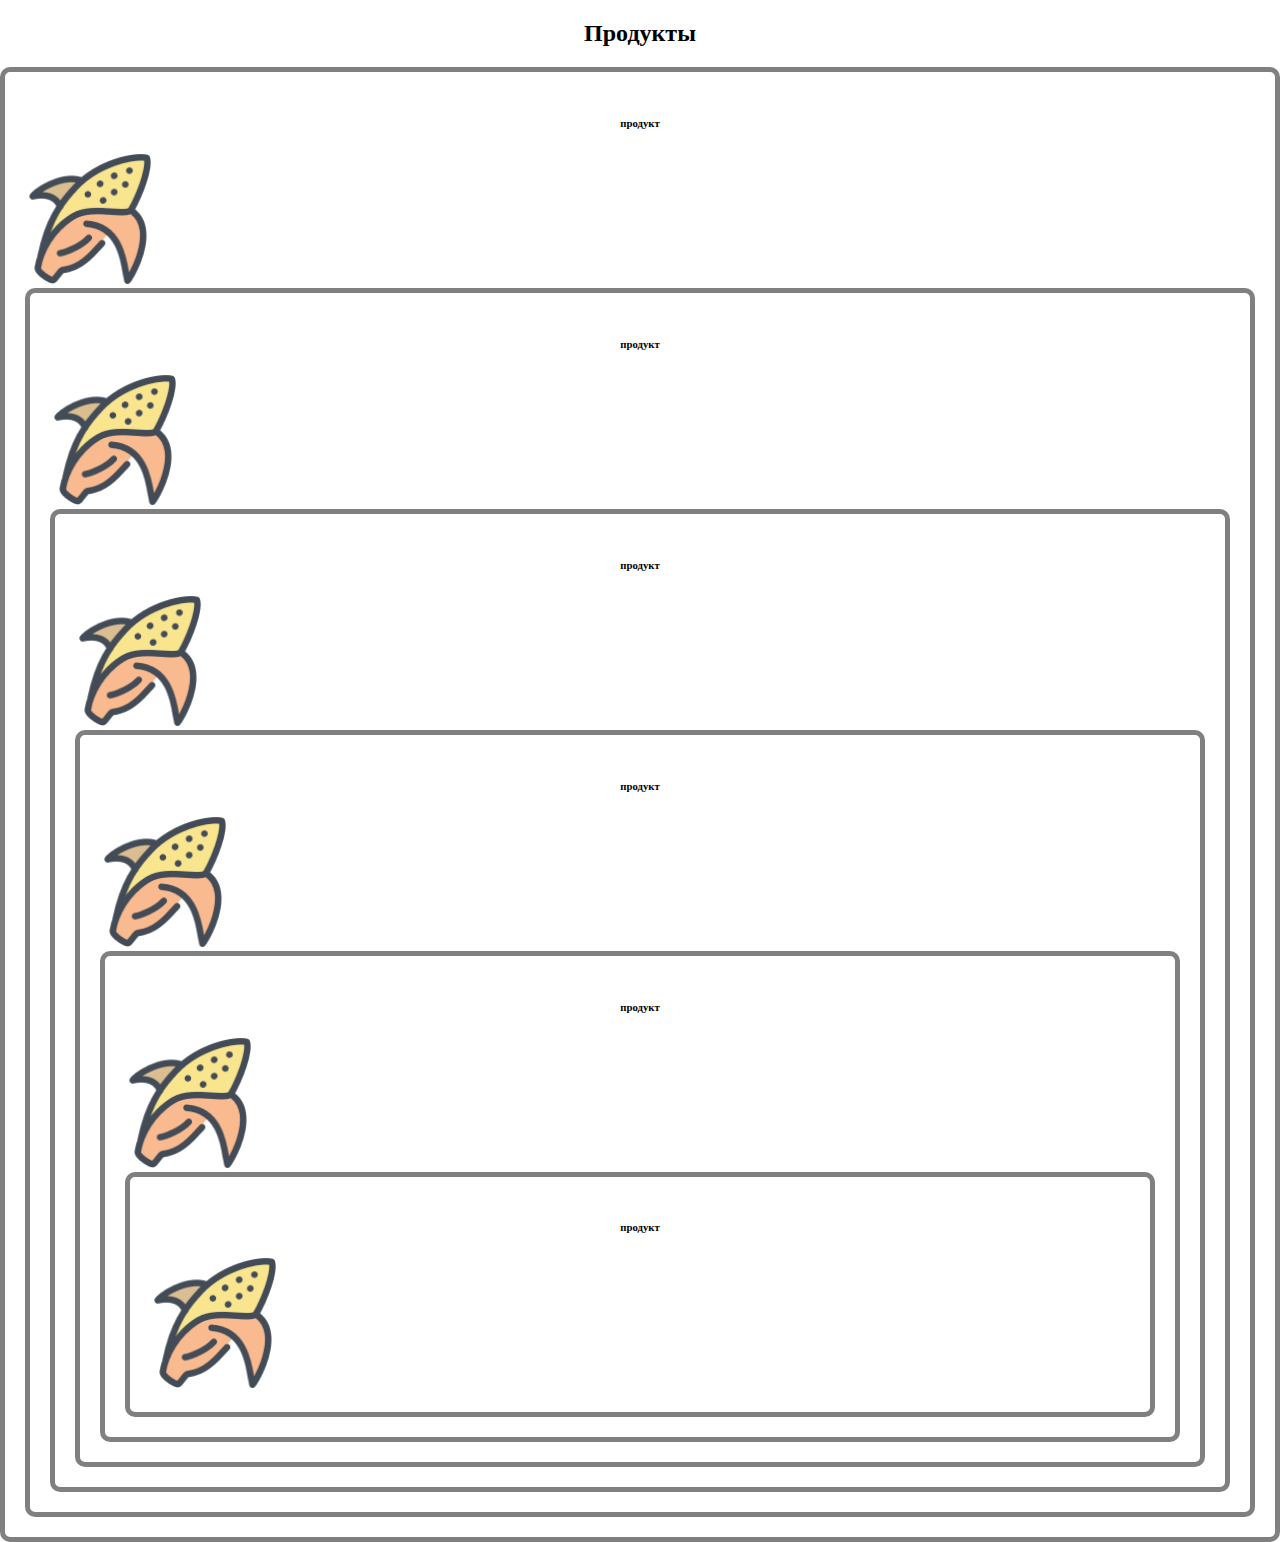
<file: less.html>
<!DOCTYPE html>
<html lang="en">
<head>
    <meta charset="UTF-8">
    <meta name="viewport" content="width=~, initial-scale=1.0">
    <title>Document</title>
    <link rel="stylesheet" href="lessstyle.css">
</head>
<body>
    <main>
        <div id="product">
            <h2 class="invoke">Продукты</h2>
            <div class="product-item">
                <h6 class="invoke">продукт</h6>
                <img src="./Food_C245-128.png" width="130px"
            </div>
            <div class="product-item">
                <h6 class="invoke">продукт</h6>
                <img src="./Food_C245-128.png" width="130px"
            </div>
            <div class="product-item">
                <h6 class="invoke">продукт</h6>
                <img src="./Food_C245-128.png" width="130px"
            </div>
            <div class="product-item">
                <h6 class="invoke">продукт</h6>
                <img src="./Food_C245-128.png" width="130px"
            </div>
            <div class="product-item">
                <h6 class="invoke">продукт</h6>
                <img src="./Food_C245-128.png" width="130px"
            </div>
            <div class="product-item">
                <h6 class="invoke">продукт</h6>
                <img src="./Food_C245-128.png" width="130px"
            </div>
        </div>
    </main>
</body>
</html>
</file>
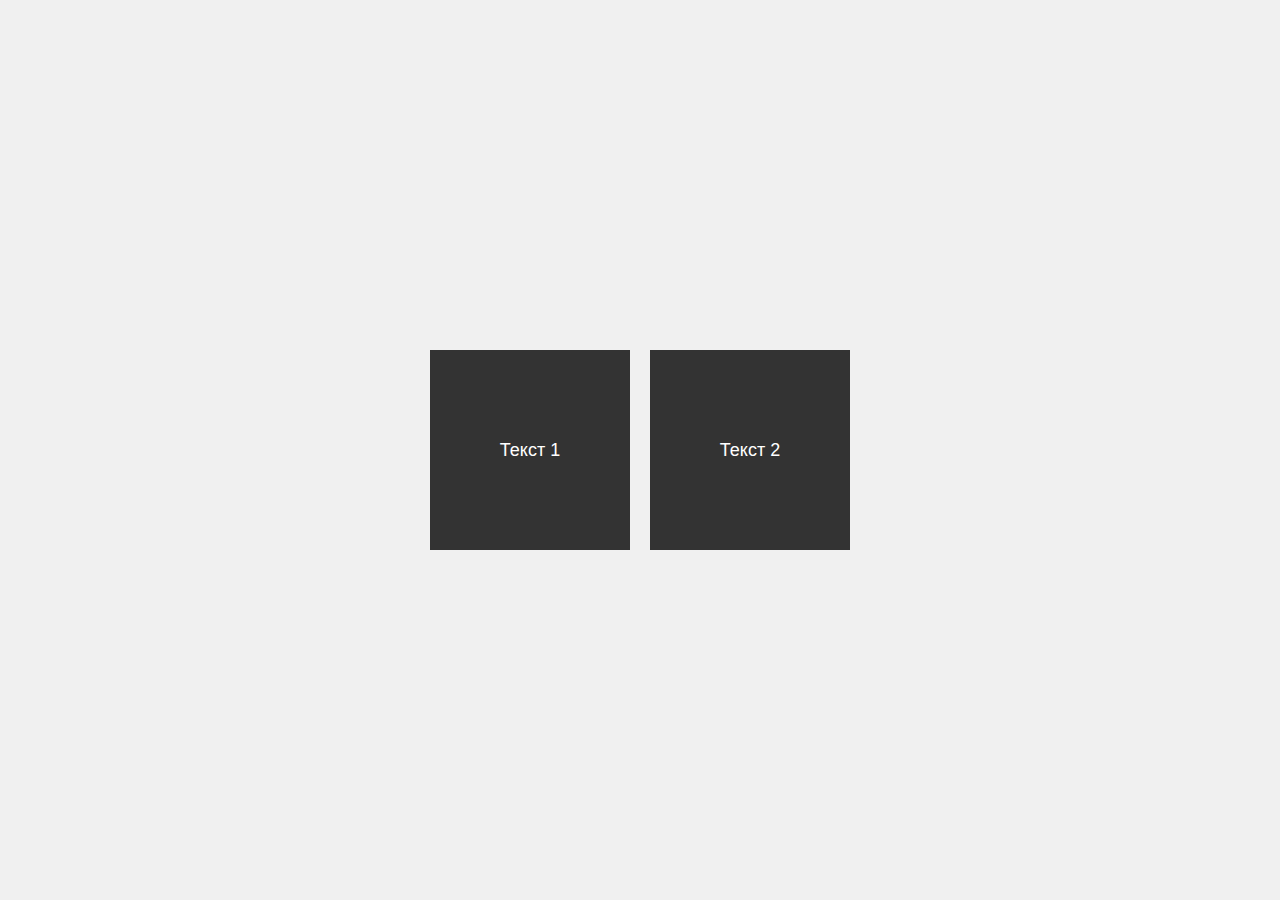
<file: less2.html>
<!DOCTYPE html>
<html lang="en">
<head>
  <meta charset="UTF-8">
  <meta name="viewport" content="width=device-width, initial-scale=1.0">
  <title>Страница аааааа каккккк</title>
  <link rel="stylesheet" href="styless.css">
</head>
<body>
  <div class="container">
    <div class="block" id="block1">
      <div class="content">
        <p>Текст 1</p>
      </div>
    </div>
    <div class="block" id="block2">
      <div class="content">
        <p>Текст 2</p>
      </div>
    </div>
  </div>
</body>
</html>
</file>
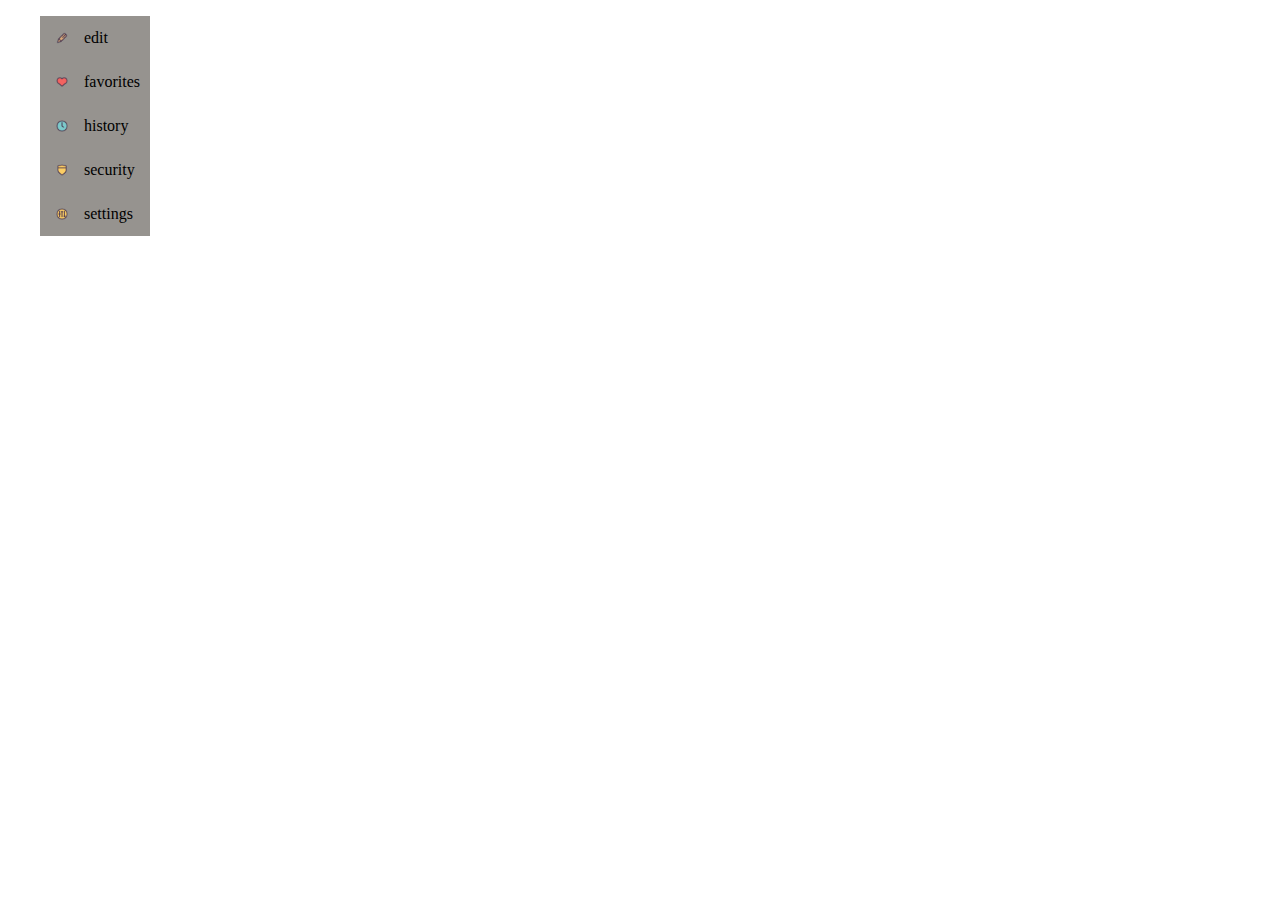
<file: less3.html>
<!DOCTYPE html>
<html lang="en">

<head>
    <meta charset="UTF-8">
    <meta name="viewport" content="width=device-width, initial-scale=1.0">
    <link rel="stylesheet" href="style.css">
    <title></title>
</head>

<body>
    <div class color>

        <div class="menu">
            <ul>
                <li>
                    <img src="edit.png" alt=> edit
                </li>
                <li>
                    <img src="favorites.png" alt=""> favorites
                </li>
                <li>
                    <img src="history.png" alt=""> history
                </li>
                <li>
                    <img src="security.png" alt=""> security
                </li>
                <li>
                    <img src="settings.png" alt=""> settings
                </li>
            </ul>
        </div>
</body>

</html>
</file>
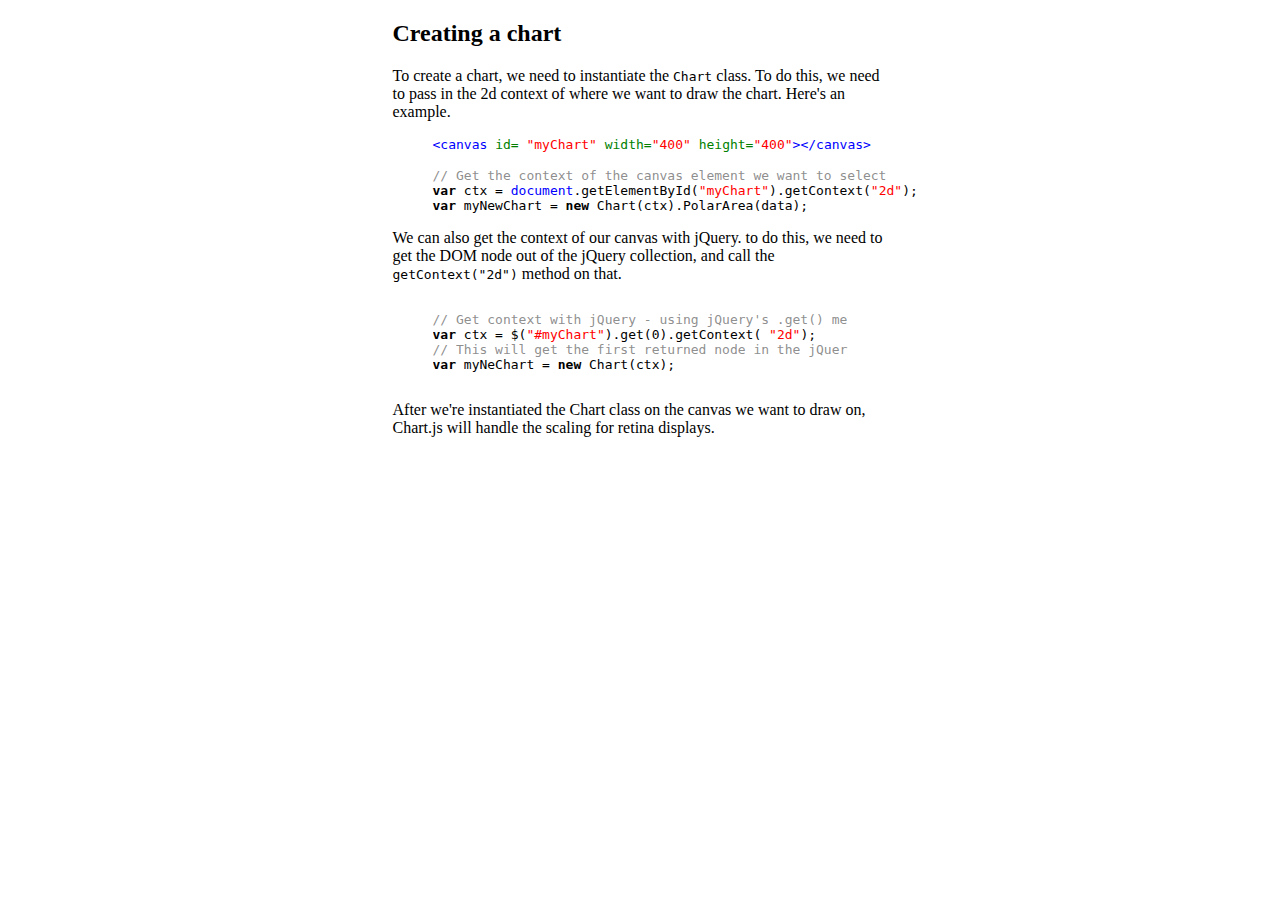
<file: lessind.html>
<!DOCTYPE html>
<html lang="en">

<head>
    <meta charset="UTF-8">
    <meta name="viewport" content="width=device-width, initial-scale=1.0">
    <title>Document</title>
    <style>
        body {
            width: 495px;
            margin: auto;
        }

        .green {
            color: green;
        }

        .red {
            color: red;
        }

        .blue {
            color: blue;

        }

        .gray {
            color: #808080e3;
        }

        .scroll {
            overflow-x: scroll;
            text-wrap: nowrap;
            display: block;
        }
        code{
            text-wrap: nowrap;
        }
    </style>
</head>

<body>
    <h2>Creating a chart</h2>
    <p>To create a chart, we need to instantiate the <code>Chart</code> class. To do this, we need to pass in the 2d
        context of where
        we want to draw the chart. Here's an example.</p>
    <blockquote>
        <code><p><span class="blue">&lt;canvas</span> <span class="green">id=</span>
        <span class="red">"myChart"</span> <span class="green">width=</span><span class="red">"400" </span><span class="green">height=<span class="red">"400"</span></span><span class="blue">&gt;&lt;/canvas&gt;</span></p></code>
    </blockquote>
    <blockquote><code>
        <p><span class="gray">// Get the context of the canvas element we want to select </span><br>
            <b>var</b> ctx = <span class="blue">document</span>.getElementById(<span class="red">"myChart"</span>).getContext(<span class="red">"2d"</span>); <br>
            <b>var</b> myNewChart = <b>new</b> Chart(ctx).PolarArea(data);</p>
       </code></blockquote>
    <p>We can also get the context of our canvas with jQuery. to do this, we need to get the DOM node out of the jQuery
        collection, and call the <code>getContext("2d")</code> method on that.</p>
    <blockquote><code class="scroll">
        <p><span class="gray">// Get context with jQuery - using jQuery's .get() method.</span><br>
            <b>var</b> ctx = $(<span class="red">"#myChart"</span>).get(0).getContext(<span class="red"> "2d"</span>); <br>
            <span class="gray">// This will get the first returned node in the jQuery collection</span><br>
            <b>var</b> myNeChart = <b>new</b> Chart(ctx);</p>
    </code></blockquote>

    <p>After we're instantiated the Chart class on the canvas we want to draw on, Chart.js will handle the scaling for
        retina displays.</p>
</body>

</html>
</file>
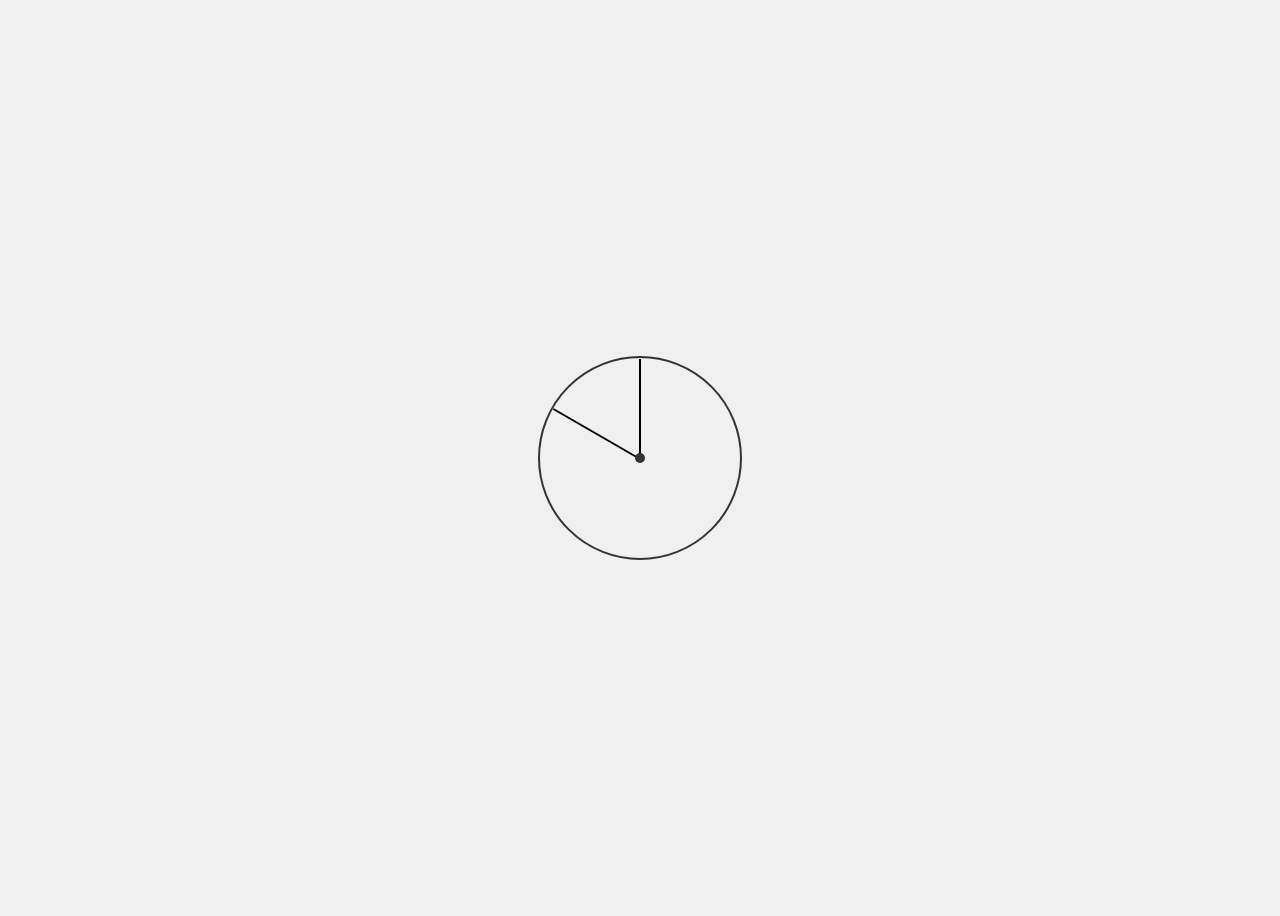
<file: time.html>
<!DOCTYPE html>
<html lang="en">
<head>
  <meta charset="UTF-8">
  <meta name="viewport" content="width=device-width, initial-scale=1.0">
  <title>часы</title>
  <link rel="stylesheet" href="styles.css">
</head>
<body>
  <div class="clock">
    <div class="hour-hand"></div>
    <div class="minute-hand"></div>
    <div class="second-hand"></div>
    <div class="center"></div>
  </div>
</body>
</html>
</file>
<file: lessstyle.css>
body{
    margin: 0;
    padding: 0;
}
.product{
    display: flex;
    flex-wrap: wrap;
    gap: 22px;
}
.invoke{
    text-align: center;
}
.product-item{
    border-radius: 10px;
    padding: 20px;
    border: solid 5px gray;
}
</file>
<file: styless.css>
body {
    margin: 0;
    padding: 0;
    font-family: Arial, sans-serif;
    display: flex;
    justify-content: center;
    align-items: center;
    height: 100vh;
    background-color: #f0f0f0;
  }
  
  .container {
    display: flex;
  }
  
  .block {
    width: 200px;
    height: 200px;
    background-color: #333;
    margin: 0 10px;
    overflow: hidden;
    position: relative;
    transition: width 2s;
  }
  
  .block:hover {
    width: 300px;
  }
  
  .content {
    position: absolute;
    top: 50%;
    left: 50%;
    transform: translate(-50%, -50%);
  }
  
  p {
    color: #fff;
    margin: 0;
    font-size: 18px;
    text-align: center;
  }
</file>
<file: style.css>
body{
    margin: 0;
    padding: 0;
}
.menu{
    width: min-content;
}
.menu li{
    padding: 10px;
    display: flex;
    align-items: center;
    cursor: pointer;
    transition: 0.3s;
}
.menu li:hover {
    background-color: #5c4d4d;
}
.menu li img {
    width: 24px;
    height: 24px;
    margin-right: 10px;
}
.menu li span {
    font-size: 16px;
}
.content {
    margin-left: 200px;
    padding: 20px;
    padding-top: 10px;
}
li{
    list-style-type: none;
    background-color: rgb(150, 147, 143);
}
</file>
<file: styles.css>
body {
    display: flex;
    justify-content: center;
    align-items: center;
    height: 100vh;
    background-color: #f0f0f0;
  }
  
  .clock {
    position: relative;
    width: 200px;
    height: 200px;
    border: 2px solid #333;
    border-radius: 50%;
  }
  
  .hour-hand,
  .minute-hand{
    position: absolute;
    width: 50%;
    height: 2px;
    background-color: #000000;
    top: 50%;
    transform-origin: 100%;
    transition: 0.5s ease-in-out;
  }
  
  .hour-hand {
    transform: rotate(30deg);
  }
  
  .minute-hand {
    transform: rotate(90deg);
  }
  
  .second-hand {
    background-color: #ff0000;
    transform: rotate(180deg);
  }
  
  .center {
    position: absolute;
    width: 10px;
    height: 10px;
    background-color: #333;
    border-radius: 50%;
    top: 50%;
    left: 50%;
    transform: translate(-50%, -50%);
  }
  @keyframes identifier {
  }
</file>
